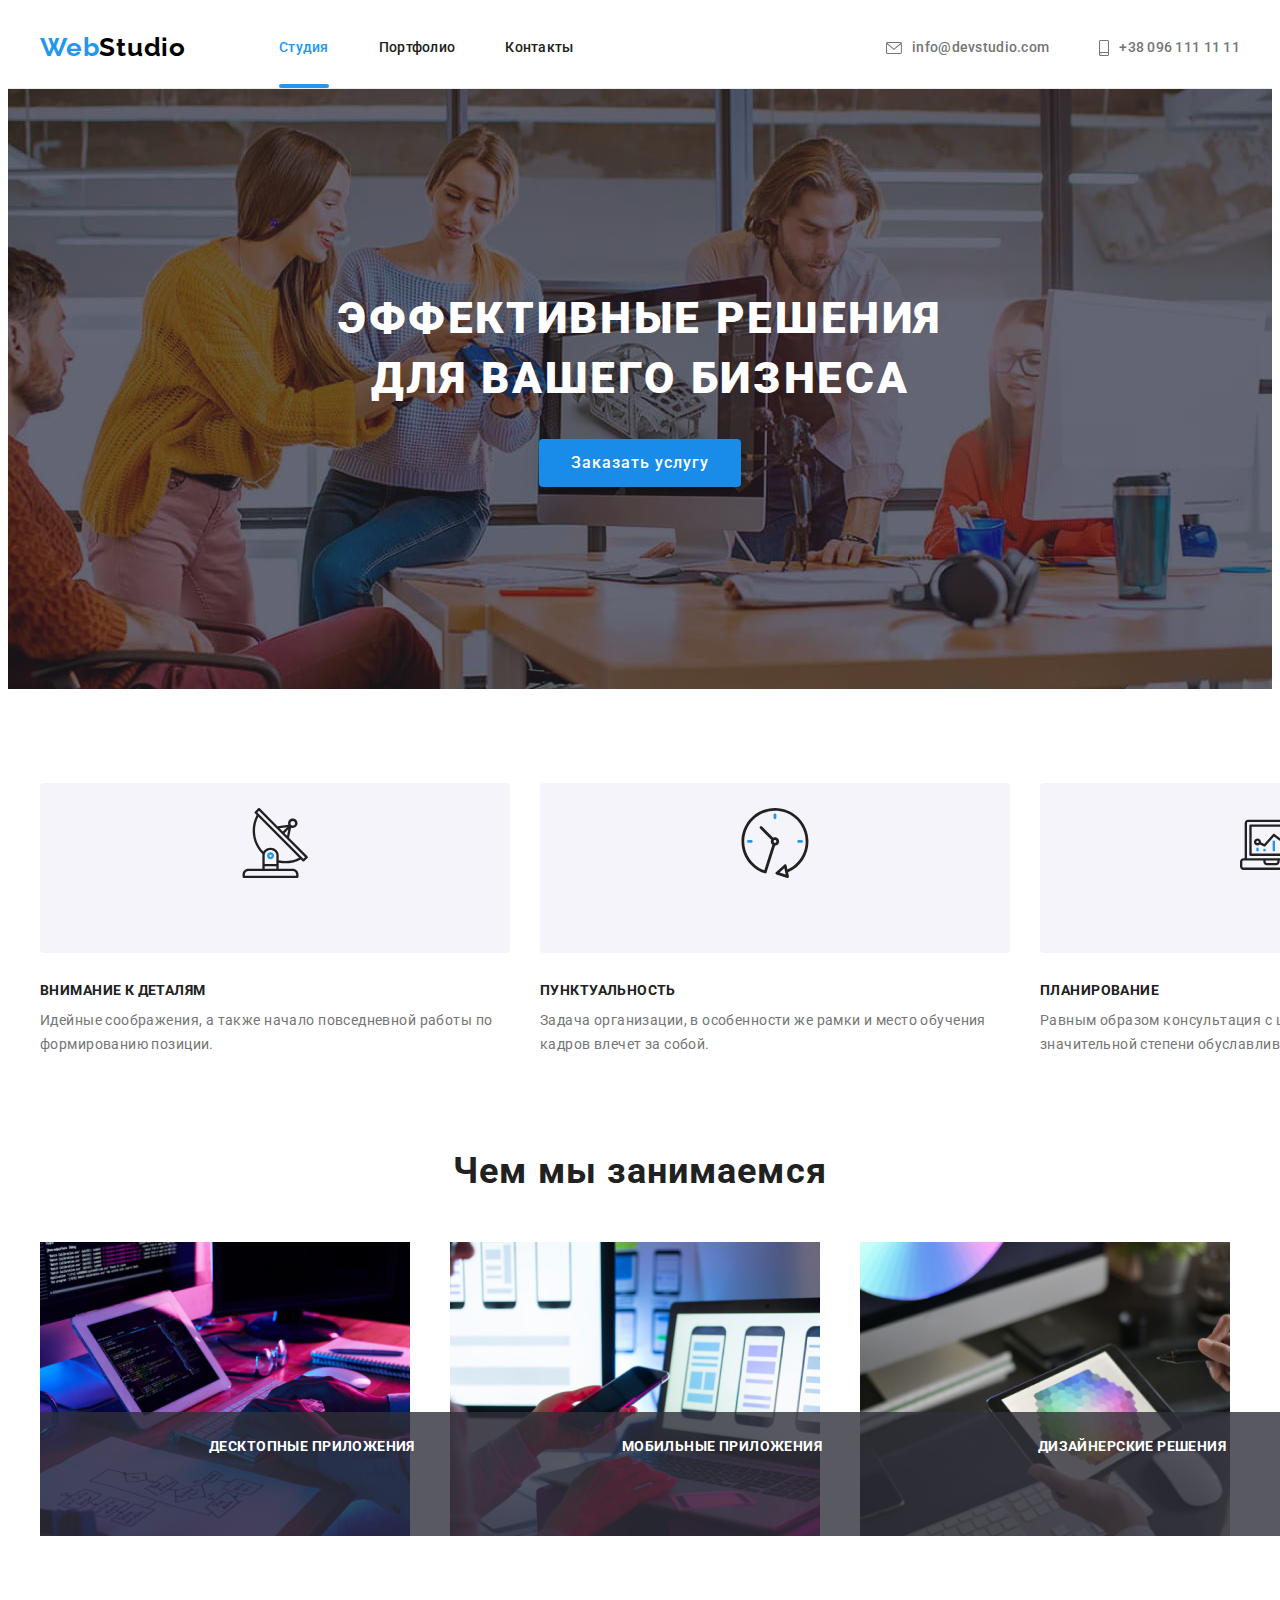
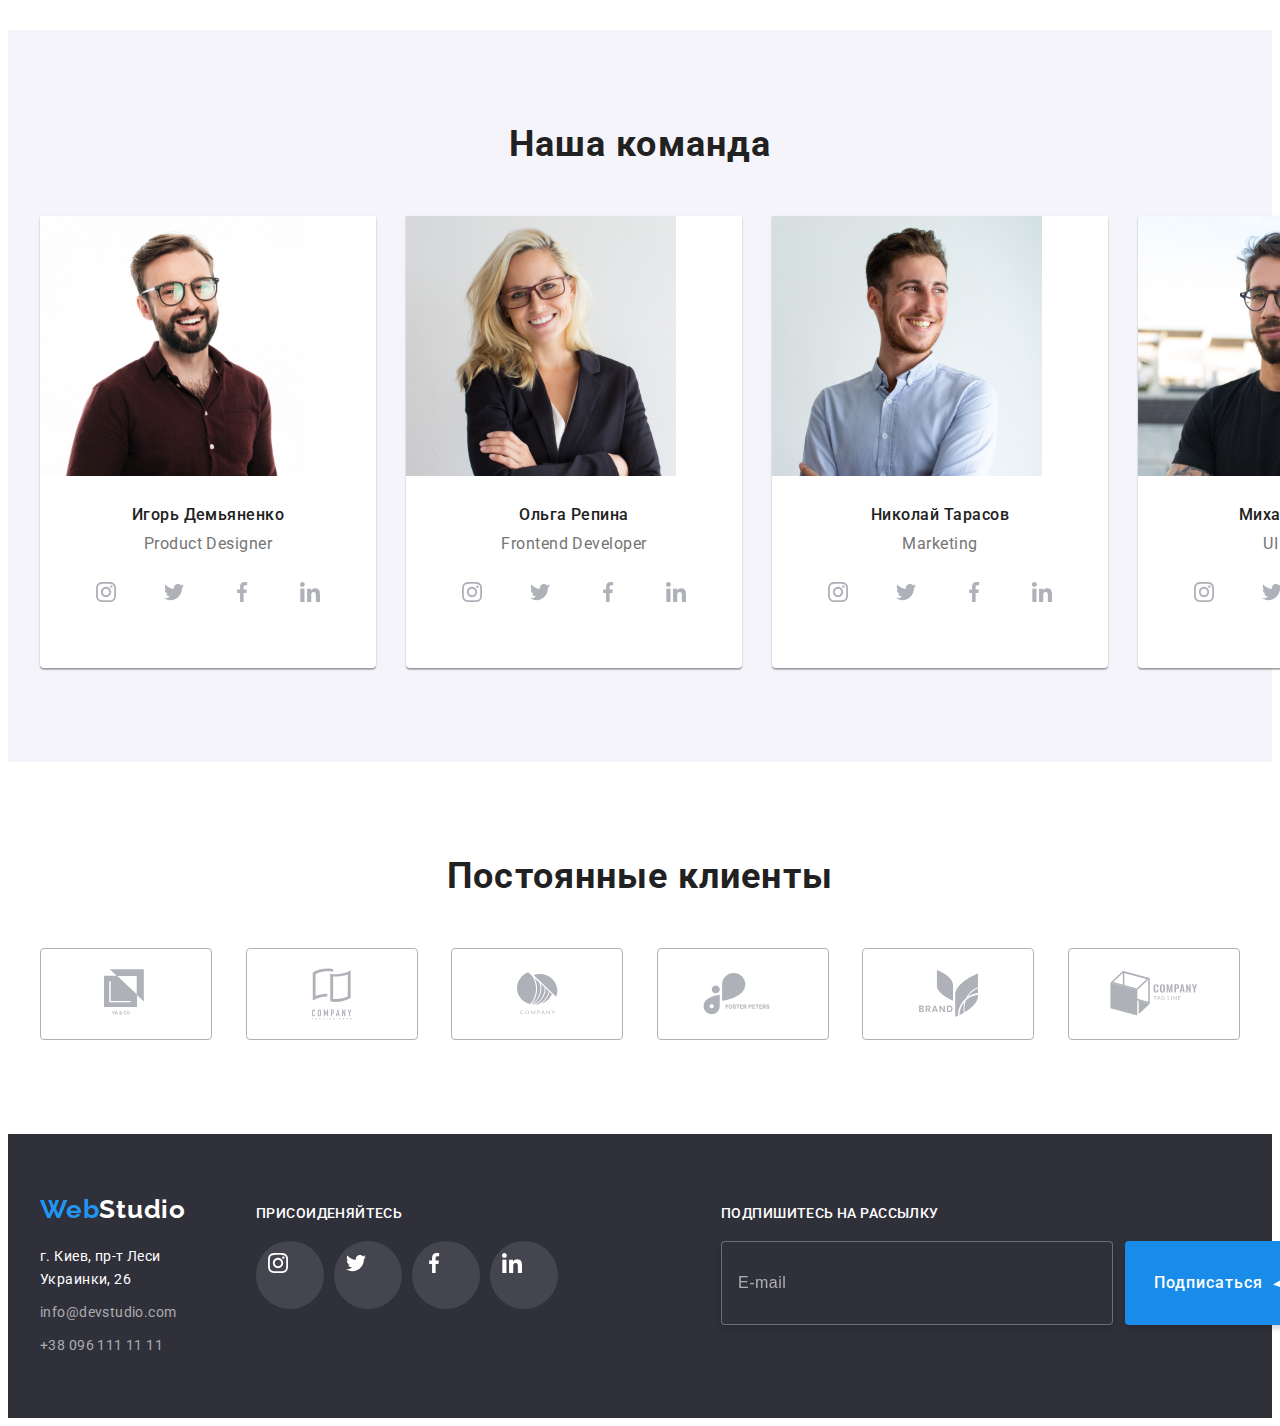
<file: index.html>
<!DOCTYPE html>
<html lang="ru">
<head>
    <meta charset="UTF-8">
    <meta http-equiv="X-UA-Compatible" content="IE=edge">
    <meta name="viewport" content="width=device-width, initial-scale=1.0">
    <title>Document</title>
    <link rel="preconnect" href="https://fonts.gstatic.com">
    <link href="https://fonts.googleapis.com/css2?family=Raleway:wght@700&family=Roboto:wght@400;500;700;900&display=swap"
        rel="stylesheet">
        <link rel="stylesheet" href="https://cdnjs.cloudflare.com/ajax/libs/modern-normalize/1.0.0/modern-normalize.min.css"
            integrity="sha512-ISS7cAi1PEhQ8jnbJpJZMd29NlhNj4AWYyLOSp2CE/CsHxTCu+r+t0D2yoJudVrd0/8fTVPUVDzY5Tvli75u/g=="
            crossorigin="anonymous" />
            <link rel="stylesheet" href="https://cdnjs.cloudflare.com/ajax/libs/animate.css/4.1.1/animate.min.css" />
        <link rel="stylesheet" href="./css/styles.css">
</head>
<body>
    <!--Header-->
    
    <header class="header">
        <div class="container main-nav">
        <nav class="site-nav ">
            <a href="" lang="en" class="logo link"><span class="logo-part-1">Web</span><span class="logo-light">Studio</span></a>

    <ul class="nav-list list">

        <li class="nav-item"><a class="nav-link link current active-link" href="">Студия</a></li>
        <li class="nav-item"><a class="nav-link link" href="./portfolio.html">Портфолио</a></li>
        <li class="nav-item"><a class="nav-link link" href="">Контакты</a></li>
    </ul>
    </nav>
    <ul class="contact-list list">
        <li class="contact-item">
            <a class="contact-link link" href="mailto:info@devstudio.com">
                <svg class="icon-mail">
                    <use href = "./images/svg/symbol-defs.svg#envelope"></use>
                </svg>
            info@devstudio.com
            </a>
        </li>
        <li class="contact-item">
            <a class="contact-link link" href="tel:+380961111111">
<svg class="icon-tel">
    <use href = "./images/svg/symbol-defs.svg#smartphone"></use>
</svg>
+38 096 111 11 11
            </a>
        </li>
    </ul>
    </div>
    </header>
    
    

    <!--main section-->
    <main >
        
    <section class="main-section overlay">
        <div class="main container">
        <h1 class="main-title">Эффективные решения  для вашего бизнеса  </h1>
        <button type="button" class="modal-btn" data-modal-open >Заказать услугу</button>
        </div>
    </section>


    <!--About features-->
    <section class="about-features">
        <div class="container">
        <ul class="about-list list">
            <li class="about-item">
<div class="icons">
    <svg class="antena icon-features">
        <use href="./images/svg/symbol-defs.svg#antena"></use>
    </svg>
</div>
                <h3 class="about-title">Внимание к деталям</h3>
                <p class="about-text">Идейные соображения, а также начало повседневной работы по формированию позиции.</p>
            </li>
            <li class="about-item">
<div class="icons" >
    <svg class="clock icon-features">
        <use href="./images/svg/symbol-defs.svg#clock"></use>
    </svg>
</div>
                <h3 class="about-title">Пунктуальность</h3>
                <p class="about-text">Задача организации, в особенности же рамки и место обучения кадров влечет за собой.</p>
            </li>
            <li class="about-item">
<div class="icons">
    <svg class="diagram icon-features">
        <use href="./images/svg/symbol-defs.svg#diagram"></use>
    </svg>
</div>
                <h3 class="about-title">Планирование</h3>
                 <p class="about-text">Равным образом консультация с широким активом в значительной степени обуславливает.</p>
            </li>
            <li class="about-item">
                <div class="icons">
                    <svg class="asrtronaut icon-features">
                        <use href="./images/svg/symbol-defs.svg#astronaut"></use>
                    </svg>
                </div>
                <h3 class="about-title">Современные технологии</h3>
                <p class="about-text">Значимость этих проблем настолько очевидна, что реализация плановых заданий.</p>
            </li>
        </ul>
        </div>
    </section>
        <!--About examples-->
        <section class="about-examples">
             <div class="container">
        <h2 class="second-title">Чем мы занимаемся</h2>
        <ul class="examples list">
            <li class="examples-item"><img src="./images/feature-1.jpg" alt="Печать текста на компьютре" width="370" height="294">
            <div class="examples-text">Десктопные приложения</div>
            </li>
            <li class="examples-item"><img src="./images/feature-2.jpg" alt="Тестирование на компьютере и на телефоне" width="370" height="294">
            <div class="examples-text">Мобильные приложения</div>
            </li>
            <li class="examples-item"><img src="./images/feature-3.png" alt="Выбор палитры цветов" width="370" height="294">
            <div class="examples-text">Дизайнерские решения</div>
            </li>
        </ul>
        </div>
    </section>

    <!--Team-->
    <section class="team">
        <div class="container">
        <h2 class="second-title">Наша команда</h2>
        <ul class="team-list list">
            <li class="team-item"><img src="./images/member-1.jpg" alt="Игорь Демьяненко Продакт Дизайнер" width = "270" height="260">
                <div  class="text-wraper">
                <h3 class="item-title">Игорь Демьяненко</h3>
                <p class="team-text">Product Designer</p>
                 <ul  class="social-media list">
                     <li class="social-media-item">
                         <a href=""  class = "social-media-link link">
                             <svg class="social-media-icon">
                                 <use href = "./images/svg/symbol-defs.svg#instagram"></use>
                             </svg>
                         </a>
                     </li>
                     <li class="social-media-item">
                         <a href="" class = "social-media-link link">
                             <svg class="social-media-icon">
                                 <use href = "./images/svg/symbol-defs.svg#twitter"></use>
                             </svg>
                         </a>
                     </li>
                     <li class="social-media-item">
                         <a href="" class = "social-media-link link">
                             <svg class="social-media-icon">
                                 <use href = "./images/svg/symbol-defs.svg#facebook"></use>
                             </svg>
                         </a>
                     </li>
                     <li class="social-media-item">
                         <a href="" class = "social-media-link link">
                             <svg class="social-media-icon">
                                 <use href = "./images/svg/symbol-defs.svg#linkedin"></use>
                             </svg>
                         </a>
                     </li>
                 </ul>
                </div>
            </li>
            <li class="team-item"><img src="./images/member-2.jpg" alt="Ольга Репина Frontend Developer" width = "270" height="260">
                <div class="text-wraper">
                <h3 class="item-title">Ольга Репина</h3>
                <p class="team-text">Frontend Developer</p>
                 <ul class="social-media list">
                     <li class="social-media-item">
                         <a href="" class = "social-media-link link">
                             <svg class = "social-media-icon">
                                 <use href = "./images/svg/symbol-defs.svg#instagram"></use>
                             </svg>
                         </a>
                     </li>
                     <li class="social-media-item">
                         <a href="" class = "social-media-link link">
                             <svg class = "social-media-icon">
                                 <use href = "./images/svg/symbol-defs.svg#twitter"></use>
                             </svg>
                         </a>
                     </li>
                     <li class="social-media-item">
                         <a href="" class = "social-media-link link">
                             <svg class = "social-media-icon">
                                 <use href = "./images/svg/symbol-defs.svg#facebook"></use>
                             </svg>
                         </a>
                     </li>
                     <li class="social-media-item">
                         <a href="" class = "social-media-link link">
                             <svg class = "social-media-icon">
                                 <use href = "./images/svg/symbol-defs.svg#linkedin"></use>
                             </svg>
                         </a>
                     </li>
                 </ul>
</div>
            </li>
            <li class="team-item"><img src="./images/member-3.jpg" alt="Николай Тарасов Marketing" width = "270" height="260">
                <div class="text-wraper"> 
                <h3 class="item-title">Николай Тарасов</h3>
                <p class="team-text">Marketing</p>
            <ul class="social-media list">
                <li class="social-media-item">
                    <a href="" class = "social-media-link link">
                        <svg class = "social-media-icon">
                            <use href = "./images/svg/symbol-defs.svg#instagram"></use>
                        </svg>
                    </a>
                </li>
                <li class="social-media-item">
                    <a href="" class = "social-media-link link">
                        <svg class = "social-media-icon">
                            <use href = "./images/svg/symbol-defs.svg#twitter"></use>
                        </svg>
                    </a>
                </li>
                <li class="social-media-item">
                    <a href="" class = "social-media-link link">
                        <svg class = "social-media-icon">
                            <use href = "./images/svg/symbol-defs.svg#facebook"></use>
                        </svg>
                    </a>
                </li>
                <li class="social-media-item">
                    <a href="" class = "social-media-link link">
                        <svg class = "social-media-icon">
                            <use href = "./images/svg/symbol-defs.svg#linkedin"></use>
                        </svg>
                    </a>
                </li>
            </ul>
</div>
            </li>
            <li class="team-item"><img src="./images/member-4.jpg" alt="Михаил Ермаков UI Designer" width = "270" height="260">
               <div class="text-wraper">
                <h3 class="item-title">Михаил Ермаков</h3>
                <p class="team-text">UI Designer</p>
                <ul class="social-media list">
                    <li class="social-media-item">
                        <a href="" class = "social-media-link link">
                            <svg class = "social-media-icon">
                                <use href = "./images/svg/symbol-defs.svg#instagram"></use>
                            </svg>
                        </a>
                    </li>
                    <li class="social-media-item">
                        <a href="" class = "social-media-link link">
                            <svg class = "social-media-icon">
                                <use href = "./images/svg/symbol-defs.svg#twitter"></use>
                            </svg>
                        </a>
                    </li>
                    <li class="social-media-item">
                        <a href="" class = "social-media-link link">
                            <svg class = "social-media-icon"> 
                                <use href = "./images/svg/symbol-defs.svg#facebook"></use>
                            </svg>
                        </a>
                    </li>
                    <li class="social-media-item">
                        <a href="" class = "social-media-link link">
                            <svg class="social-media-icon">
                                <use href = "./images/svg/symbol-defs.svg#linkedin"></use>
                            </svg>
                        </a>
                    </li>
                </ul> 
</div>
            </li>
        </ul>
        </div>
    </section>

    <!--Clients-->
    <section class="clients">
            <div class="container">
                <h2 class="second-title">Постоянные клиенты</h2>
                <ul class="clients-list list">
                    <li class="clients-list-item">
                        <a href="" class="clients-list-link">
                            <svg class="clients-icon-one common">
                                <use href = "./images/svg/symbol-defs.svg#logo-one"></use>
                            </svg>
                        </a>
                    </li>
                    <li class="clients-list-item">
                        <a href="" class="clients-list-link">
                            <svg class="clients-icon-two common">
                                <use href = "./images/svg/symbol-defs.svg#logo-second"></use>
                            </svg>
                        </a>
                    </li>
                    <li class="clients-list-item">
                        <a href="" class="clients-list-link">
                            <svg class="clients-icon-three common">
                                <use href = "./images/svg/symbol-defs.svg#logo-third"></use>
                            </svg>
                        </a>
                    </li>
                    <li class="clients-list-item">
                        <a href="" class="clients-list-link">
                            <svg class="clients-icon-four common">
                                <use href = "./images/svg/symbol-defs.svg#logo-fourth"></use>
                            </svg>
                        </a>
                    </li>
                    <li class="clients-list-item">
                        <a href="" class="clients-list-link">
                            <svg class="clients-icon-five common">
                                <use href = "./images/svg/symbol-defs.svg#logo-fifth"></use>
                            </svg>
                        </a>
                    </li>
                    <li class="clients-list-item">
                        <a href="" class="clients-list-link">
                            <svg class="clients-icon-six common">
                                <use href = "./images/svg/symbol-defs.svg#logo-six"></use>
                            </svg>
                        </a>
                    </li>
                </ul>


       </div>

    </section>
    </main>

    <!--Footer-->
    <footer class="footer">
        <div class="container">
            <div class="footer-wraper">
    <a href="" lang="en" class="logo link"><span class="logo-part-1">Web</span><span class="logo-dark">Studio</span></a>
        <address>
             <ul class="address-list list">
             <li class="address-item">г. Киев, пр-т Леси Украинки, 26</li>    
            <li class="address-item" ><a class="address-link link"  href="mailto:info@devstudio.com">info@devstudio.com</a></li>
            <li class="address-item" ><a class="address-link link" href="tel:+380961111111">+38 096 111 11 11</a></li>
         </ul>
        </address>
        </div>
        <div class="footer-wraper">
            <p class="invitation">Присоиденяйтесь</p>
            <ul class="footer-media-list list">
                <li class="footer-media-item">
                    <a href="" class="footer-media-link">
<svg class="footer-media-icon">
    <use href = "./images/svg/symbol-defs.svg#instagram"></use>
</svg>
                </a>
            </li>
                <li class="footer-media-item">
                    <a href="" class="footer-media-link">
<svg class="footer-media-icon">
    <use href = "./images/svg/symbol-defs.svg#twitter"></use>
</svg>
                </a>
            </li>
                <li class="footer-media-item">
                    <a href="" class="footer-media-link">
<svg class="footer-media-icon">
    <use href = "./images/svg/symbol-defs.svg#facebook"></use>
</svg>
                </a>
            </li >
                <li class="footer-media-item">
                    <a href="" class="footer-media-link">
<svg class="footer-media-icon">
    <use href = "./images/svg/symbol-defs.svg#linkedin"></use>
</svg>
                </a>
            </li>
            </ul>

        </div>
        
        <div class="footer-form-wraper">
            <b class="invitation">Подпишитесь на рассылку</b>
            <form class="sign">
                <div class="sign-wraper">
                    <input type="email" name="email" class="sign-email" placeholder="E-mail">
                <button type="submit" class="sign-btn modal-btn">Подписаться
                    <svg class="send-icon">
                        <use href="./images/svg/symbol-defs.svg#send"></use>
                    </svg>
                </button>
                </div>
            
                
             </form>
        </div>
        </div>
    </footer>
    <div class="backdrop is-hidden" data-modal >
        <div class="modal">
            <b class="form-tittle">Оставьте свои данные, мы вам перезвоним</b>
            <form class="modal-form" autocomplete="off">
                <label class="modal-form-lable form-text">Имя
                <span class="modal-input-wraper">
                    <input type="text" name="user-name" class="modal-form-input" required minlength="2">
                    <svg class="input-icon">
                        <use href="./images/svg/symbol-defs.svg#name"></use>
                    </svg>
                </span>
                  </label>
                <label  class="modal-form-lable form-text">Телефон
                    <span class="modal-input-wraper">
                        <input type="tel" name="user-phone" class="modal-form-input" pattern="[0-9]{3}-[0-9]{3}-[0-9]{2}-[0-9]{2}"
                            title="096-111-11-11">
                        <svg class="input-icon">
                            <use href="./images/svg/symbol-defs.svg#phone"></use>
                        </svg>
                    </span>
                         </label>
                <label class="modal-form-lable form-text">Почта
                    <span class="modal-input-wraper">
                        <input type="email" name="user-mail" class="modal-form-input" required>
                        <svg class="input-icon">
                            <use href="./images/svg/symbol-defs.svg#email"></use>
                        </svg>
                    </span>
                            </label>
                <label class="modal-form-lable form-text">Комментарий
                    <textarea name="comment"  class="modal-form-massage" placeholder="Введите текст"></textarea>
                </label>
                <input type="checkbox" name="user-term" id="user-term" class="modal-form-check visually-hidden">
                <label for="user-term" class="modal-form-check-desc">
                    Соглашаюсь с рассылкой и принимаю &nbsp; <a href = "" class="check-link">Условия договора</a>
                </label>
                <button type ="submit" class="modal-btn">Отправить</button>
            </form>
            <button type="button" class="close-button" data-modal-close >
                <svg class="close-button-icon">
                    <use href = "./images/svg/symbol-defs.svg#close-button" ></use>
                </svg>
            </button>
        </div>
    </div>
    
<script src="./js/modal.js"></script>

</body>
</html>
</file>
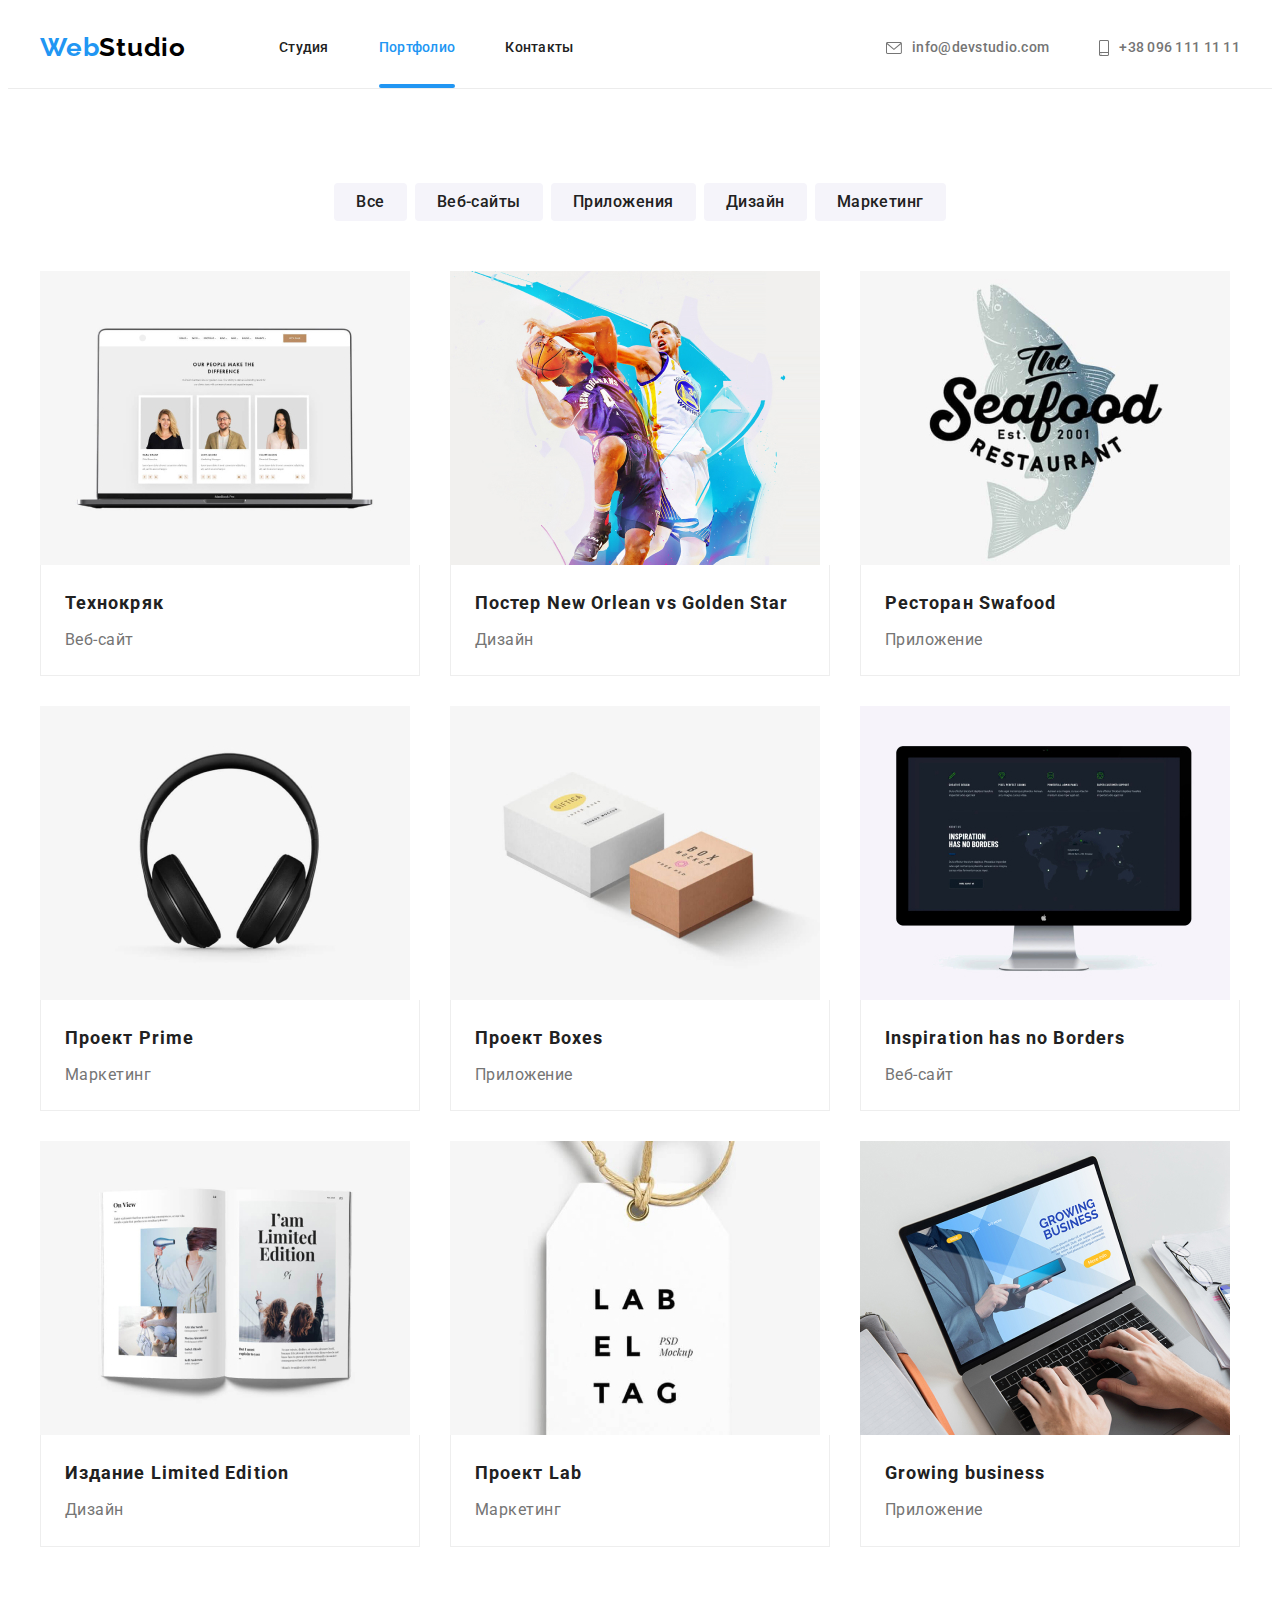
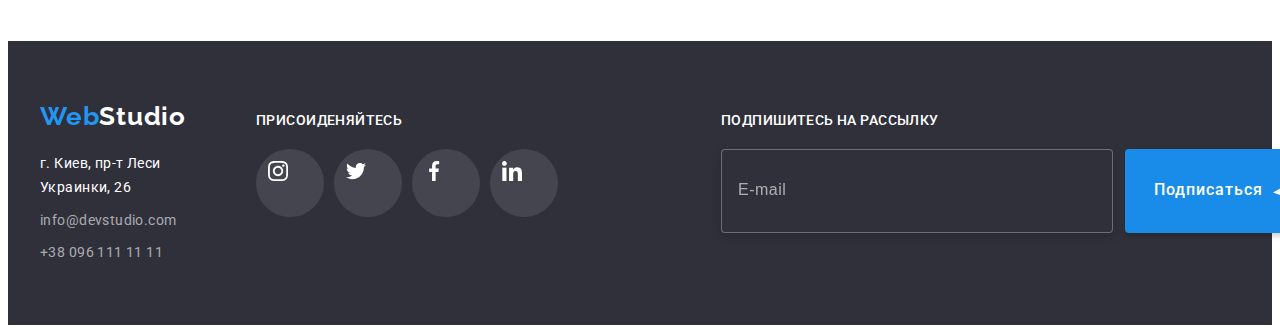
<file: portfolio.html>
<!DOCTYPE html>
<html lang="en">
<head>
    <meta charset="UTF-8">
    <meta http-equiv="X-UA-Compatible" content="IE=edge">
    <meta name="viewport" content="width=device-width, initial-scale=1.0">
    <title>Document</title>
    <link rel="stylesheet" href="./css/styles.css">
    <link rel="preconnect" href="https://fonts.gstatic.com">
    <link href="https://fonts.googleapis.com/css2?family=Raleway:wght@700&family=Roboto:wght@400;500;700;900&display=swap"
        rel="stylesheet">
        <link rel="stylesheet" href="https://cdnjs.cloudflare.com/ajax/libs/modern-normalize/1.0.0/modern-normalize.min.css"
            integrity="sha512-ISS7cAi1PEhQ8jnbJpJZMd29NlhNj4AWYyLOSp2CE/CsHxTCu+r+t0D2yoJudVrd0/8fTVPUVDzY5Tvli75u/g=="
            crossorigin="anonymous" />
        <link rel="stylesheet" href="./css/styles.css">

</head>
<body>
    <!--Header-->
    
    <header class="header">
        <div class="container main-nav">
            <nav class="site-nav ">
                <a href="" lang="en" class="logo link"><span class="logo-part-1">Web</span><span
                        class="logo-light">Studio</span></a>
    
                <ul class="nav-list list">
    
                    <li class="nav-item"><a class="nav-link link " href="./index.html">Студия</a></li>
                    <li class="nav-item"><a class="nav-link link current active-link" href="./portfolio.html">Портфолио</a></li>
                    <li class="nav-item"><a class="nav-link link" href="">Контакты</a></li>
                </ul>
            </nav>
            <ul class="contact-list list">
                <li class="contact-item">
                    <a class="contact-link link" href="mailto:info@devstudio.com">
                        <svg class="icon-mail">
                            <use href="./images/svg/symbol-defs.svg#envelope"></use>
                        </svg>
                        info@devstudio.com
                    </a>
                </li>
                <li class="contact-item">
                    <a class="contact-link link" href="tel:+380961111111">
                        <svg class="icon-tel">
                            <use href="./images/svg/symbol-defs.svg#smartphone"></use>
                        </svg>
                        +38 096 111 11 11
                    </a>
                </li>
            </ul>
        </div>
    </header>
    

    <!--main section-->
    <main>
        <section class="portfolio">
            <div class="container">
            <h1 class="visually-hidden"> Портфолио </h1>

            <!--Filters-->
            <ul class="filter-list list">
            <li class="filter-item"><button class="filter-btn" type="button">Все</button></li>
            <li class="filter-item"><button class="filter-btn" type="button">Веб-сайты</button></li>
            <li class="filter-item"><button class="filter-btn" type="button">Приложения</button></li>
            <li class="filter-item"><button class="filter-btn" type="button">Дизайн</button></li>
            <li class="filter-item"><button class="filter-btn" type="button">Маркетинг</button></li>

        </ul>
<!--Galery of works-->
            <ul class="gallery list">
                <li class="gallery-item"><a  class="gallery-link link" href="">
                <div class="overlay-thumb">
                    <img src="./images/portfolio/tehnokryk.jpg"  width="370" height="294" alt="Веб сайт страницы компании Технокряк">
                    <p class="overlay-text">Технокряк это современная площадка распространения коронавируса. Компании используют эту платформу для цифрового шпионажа и атак на защищённые сервера конкурентов.</p>
                </div>
                    <div  class = "galery-text-wraper">
                    <h2  class="gallery-title">Технокряк</h2>
                    <p class="gallery-text">Веб-сайт</p>
</div>
                </a></li>
                 <li class="gallery-item"><a  class="gallery-link link" href="">
                    <div class="overlay-thumb">
                    <img src="./images/portfolio/poster.jpg"  width="370" height="294" alt="Постер с баскетболистами">
                    <p class="overlay-text">Технокряк это современная площадка распространения коронавируса. Компании используют эту платформу для цифрового шпионажа и атак на защищённые сервера конкурентов.</p>
                    </div>
                    <div class = "galery-text-wraper">
                     <h2 class="gallery-title">Постер New Orlean vs Golden Star</h2>
                     <p class="gallery-text">Дизайн</p>
</div>
                 </a></li>
                 <li class="gallery-item"><a class="gallery-link link" href="">
                    <div class="overlay-thumb">
                    <img src="./images/portfolio/seafood.jpg" width="370" height="294" alt="Лого акулы с фронтальной надписью ">
                    <p class="overlay-text">Технокряк это современная площадка распространения коронавируса. Компании используют эту платформу для цифрового шпионажа и атак на защищённые сервера конкурентов.</p>
                    </div>
                    <div class = "galery-text-wraper">
                     <h2 class="gallery-title">Ресторан Swafood</h2>
                     <p class="gallery-text">Приложение</p>
</div>
                 </a></li>
                 <li class="gallery-item"><a class="gallery-link link" href="">
                    <div class="overlay-thumb">
                    <img src="./images/portfolio/prime.jpg"  width="370" height="294" alt="Наушники">
                     <p class="overlay-text">Технокряк это современная площадка распространения коронавируса. Компании используют эту платформу для цифрового шпионажа и атак на защищённые сервера конкурентов.</p>
                    </div>
                     <div class = "galery-text-wraper">
                     <h2 class="gallery-title">Проект Prime</h2>
                     <p class="gallery-text">Маркетинг</p>
</div>
                 </a></li>
                <li class="gallery-item"><a  class="gallery-link link" href="">
                       <div class="overlay-thumb" >
                    <img src="./images/portfolio/boxes.jpg" width="370" height="294" alt="Две коробки">
                       <p class="overlay-text">Технокряк это современная площадка распространения коронавируса. Компании используют эту платформу для цифрового шпионажа и атак на защищённые сервера конкурентов.</p>
                </div>
                       <div class = "galery-text-wraper">
                        <h2 class="gallery-title">Проект Boxes</h2>
                        <p class="gallery-text">Приложение</p>
</div>
                    </a></li>
                <li class="gallery-item"><a class="gallery-link link" href="">
                    <div class="overlay-thumb">
                    <img src="./images/portfolio/ispiration.jpg" width="370" height="294" alt="Телевизор с изображением сайта">
                        <p class="overlay-text">Технокряк это современная площадка распространения коронавируса. Компании используют эту платформу для цифрового
                        шпионажа и атак на защищённые сервера конкурентов.</p>
                        </div>
                        <div class="galery-text-wraper">
                        <h2 class="gallery-title">Inspiration has no Borders</h2>
                        <p class="gallery-text">Веб-сайт</p>
                           </div>
                    </a></li>
                <li class="gallery-item"><a class="gallery-link link" href="">
                        <div class="overlay-thumb">
                    <img src="./images/portfolio/limited-edition.jpg"  width="370" height="294" alt="Развернутый журнал с картинками">
                        <p class="overlay-text">Технокряк это современная площадка распространения коронавируса. Компании используют эту платформу для цифрового
                        шпионажа и атак на защищённые сервера конкурентов.</p>
                        </div>
                        <div class = "galery-text-wraper">
                        <h2 class="gallery-title">Издание Limited Edition</h2>
                        <p class="gallery-text">Дизайн</p>
                            </div>
                    </a></li>
                <li class="gallery-item"><a class="gallery-link link" href="">
                       <div class="overlay-thumb"> 
                    <img src="./images/portfolio/lab.jpg" width="370" height="294" alt="Бирка на веревочке с надписью">
                        <p class="overlay-text">Технокряк это современная площадка распространения коронавируса. Компании используют эту платформу для цифрового шпионажа и атак на защищённые сервера конкурентов.</p>
                        </div>
                        <div class = "galery-text-wraper">
                        <h2 class="gallery-title">Проект Lab</h2>
                        <p class="gallery-text">Маркетинг</p>
                          </div>
                    </a></li>
                 <li class="gallery-item"><a class="gallery-link link" href=""> 
                       <div class="overlay-thumb">
                    <img src="./images/portfolio/growing-business.jpg" width="370" height="294" alt="Руки печатают на компьютере">
                        <p class="overlay-text">Технокряк это современная площадка распространения коронавируса. Компании используют эту платформу для цифрового шпионажа и атак на защищённые сервера конкурентов.</p>
                        </div>
                        <div class = "galery-text-wraper">
                        <h2 class="gallery-title">Growing business</h2>
                         <p class="gallery-text">Приложение</p>
                            </div>
                        </a></li>
                </ul>
                </div>
                </section>
    </main>

            <!--Footer-->
            <footer class="footer">
                <div class="container">
                    <div class="footer-wraper">
                        <a href="" lang="en" class="logo link"><span class="logo-part-1">Web</span><span
                                class="logo-dark">Studio</span></a>
                        <address>
                            <ul class="address-list list">
                                <li class="address-item">г. Киев, пр-т Леси Украинки, 26</li>
                                <li class="address-item"><a class="address-link link"
                                        href="mailto:info@devstudio.com">info@devstudio.com</a></li>
                                <li class="address-item"><a class="address-link link" href="tel:+380961111111">+38 096 111 11 11</a>
                                </li>
                            </ul>
                        </address>
                    </div>
                    <div class="footer-wraper">
                        <p class="invitation">Присоиденяйтесь</p>
                        <ul class="footer-media-list list">
                            <li class="footer-media-item">
                                <a href="" class="footer-media-link">
                                    <svg class="footer-media-icon">
                                        <use href="./images/svg/symbol-defs.svg#instagram"></use>
                                    </svg>
                                </a>
                            </li>
                            <li class="footer-media-item">
                                <a href="" class="footer-media-link">
                                    <svg class="footer-media-icon">
                                        <use href="./images/svg/symbol-defs.svg#twitter"></use>
                                    </svg>
                                </a>
                            </li>
                            <li class="footer-media-item">
                                <a href="" class="footer-media-link">
                                    <svg class="footer-media-icon">
                                        <use href="./images/svg/symbol-defs.svg#facebook"></use>
                                    </svg>
                                </a>
                            </li>
                            <li class="footer-media-item">
                                <a href="" class="footer-media-link">
                                    <svg class="footer-media-icon">
                                        <use href="./images/svg/symbol-defs.svg#linkedin"></use>
                                    </svg>
                                </a>
                            </li>
                        </ul>
            
                    </div>
            
                    <div class="footer-form-wraper">
                        <b class="invitation">Подпишитесь на рассылку</b>
                        <form class="sign">
                            <div class="sign-wraper">
                                <input type="email" name="email" class="sign-email" placeholder="E-mail">
                                <button type="submit" class="sign-btn modal-btn">Подписаться
                                    <svg class="send-icon">
                                        <use href="./images/svg/symbol-defs.svg#send"></use>
                                    </svg>
                                </button>
                            </div>
                    </div>
            
                    </form>
                </div>
                </div>
            </footer>
                
                </body>
                
                </html>
</file>
<file: css/styles.css>
body {
  font-family: Roboto, sans-serif;
}
:root {
  --brand-color: #212121;
  --color-text: #757575;
  --acent-color: #2196f3;
  --animate-link: color 250ms cubic-bezier(0.4, 0, 0.2, 1);
  --animate-icon: fill 250ms cubic-bezier(0.4, 0, 0.2, 1);
  --animate-filters: color 250ms cubic-bezier(0.4, 0, 0.2, 1),
    background-color 250ms cubic-bezier(0.4, 0, 0.2, 1),
    box-shadow 250ms cubic-bezier(0.4, 0, 0.2, 1);
  --animate-button: color 250ms cubic-bezier(0.4, 0, 0.2, 1),
    background-color 250ms cubic-bezier(0.4, 0, 0.2, 1);
}

.link {
  text-decoration: none;
}
.list {
  list-style: none;
  font-style: normal;
  margin: 0;
  padding: 0;
}
h1,
h2,
h3,
h4,
h5,
h6,
p {
  margin: 0;
}
img {
  display: block;
}
.visually-hidden {
  position: absolute;
  width: 1px;
  height: 1px;
  margin: -1px;
  padding: 0;
  overflow: hidden;
  border: 0;
  clip: rect(0 0 0 0);
}
.second-title {
  font-weight: 700;
  font-size: 36px;
  line-height: 1.16;
  text-align: center;
  letter-spacing: 0.03em;
  color: var(--brand-color);
}

.header > .container {
  width: 1200px;
  margin: 0 auto;
  padding: 0 15px;
}

.container {
  width: 1200px;
  margin: 0 auto;
  padding: 0 15px;
  text-align: center;
}
.main-nav {
  display: flex;
  align-items: center;
}
/* MODAL WINDOW */

.backdrop {
  position: fixed;
  top: 0;
  left: 0;
  width: 100vw;
  height: 100vh;
  background-color: rgba(0, 0, 0, 0.2);
  transition: opacity 500ms cubic-bezier(0.4, 0, 0.2, 1);
  opacity: 1;
}
.backdrop.is-hidden {
  opacity: 0;
}
.backdrop.is-hidden .modal {
  transform: rotate(360deg) translate(-50%, -50%);
}
.modal {
  position: absolute;
  width: 528px;
  height: 581px;
  top: 50%;
  left: 50%;
  background-color: #ffffff;
  transform: rotate(0deg) translate(-50%, -50%);
  transform-origin: right;
  transition: transform 1000ms cubic-bezier(0.4, 0, 0.2, 1);
}

.close-button-icon {
  width: 18px;
  height: 18px;
  /*padding: 6px;*/
  fill: #000000;
}
.close-button {
  position: absolute;
  display: flex;
  justify-content: center;
  align-items: center;
  top: 8px;
  right: 8px;
  width: 30px;
  height: 30px;
  border-radius: 50%;
  background-color: #fff;
  border: 1px solid rgba(0, 0, 0, 0.1);
  /*outline: none;*/
  cursor: pointer;

  transition: var(--animate-icon);
}
.close-button:hover .close-button-icon,
.close-button:focus .close-button-icon,
.close-button:hover,
.close-button:focus {
  fill: var(--acent-color);
}
.is-hidden {
  opacity: 0;
  pointer-events: none;
}
/*                      MODAL FORM                           */
.form-tittle {
  display: block;
  font-size: 20px;
  line-height: 23px;
  text-align: center;
  letter-spacing: 0.03em;
  color: var(--brand-color);
  text-align: center;
  padding: 40px 40px 0 40px;
  margin-bottom: 12px;
}
.modal-form-input {
  width: 100%;
  height: 40px;
  border: 1px solid rgba(33, 33, 33, 0.2);
  box-sizing: border-box;
  border-radius: 4px;
  padding-left: 42px;
  transition: border-color 250ms cubic-bezier(0.4, 0, 0.2, 1);
}

.modal-form {
  display: flex;
  flex-direction: column;
  padding: 0 40px 40px 40px;
}
.modal-input-wraper {
  display: block;
  position: relative;
  margin-top: 4px;
}
.modal-form-lable {
  margin-bottom: 10px;
}
.input-icon {
  width: 18px;
  height: 18px;
  position: absolute;
  top: 50%;
  left: 12px;
  transform: translateY(-50%);
  transition: var(--animate-icon);
}
.modal-form-input:focus {
  outline: none;
  background-color: none;
  border-color: var(--acent-color);
}
.modal-form-input:focus + .input-icon {
  fill: var(--acent-color);
}
.modal-form-massage {
  width: 100%;
  height: 120px;
  border: 1px solid rgba(33, 33, 33, 0.2);
  box-sizing: border-box;
  border-radius: 4px;
  padding: 12px 16px;
  resize: none;
  margin-top: 4px;
  transition: border-color 250ms cubic-bezier(0.4, 0, 0.2, 1);
}

.modal-form-massage::placeholder {
  font-weight: 400;
  font-size: 14px;
  line-height: 1.16;
  letter-spacing: 0.01em;
  color: rgba(117, 117, 117, 0.5);
}
.modal-form-massage:focus {
  outline: none;
  border-color: var(--acent-color);
}
.form-text {
  font-weight: 400;
  font-size: 12px;
  line-height: 1.16;
  letter-spacing: 0.01em;
  color: var(--color-text);
}
.modal-form-check-desc::before {
  content: "";
  display: block;
  width: 16px;
  height: 15px;
  border: 1px solid #212121;
  border-radius: 2px;
  cursor: pointer;
  margin-right: 8px;
  transition: background-color 250ms cubic-bezier(0.4, 0, 0.2, 1);
}
.modal-form-check:focus + .modal-form-check-desc::before {
  border: 2px solid blue;
}

.modal-form-check:checked + .modal-form-check-desc::before {
  background-color: var(--acent-color);
  background-image: url(../images/svg/check-icon.svg);
  background-position: center;
  background-repeat: no-repeat;
  border: transparent;
}
/*.modal-form-check:focus + .modal-form-check-desc::before {
  border: 2px solid blue;
}*/

.modal-form-check-desc {
  display: flex;
  align-items: center;
  font-weight: normal;
  font-size: 14px;
  line-height: 1.71;
  letter-spacing: 0.03em;
  color: var(--color-text);
  margin-top: 20px;
  margin-bottom: 30px;
}
.check-link {
  color: var(--acent-color);
}
.modal-form .modal-btn {
  align-self: center;
}

/*Header*/
.header {
  display: flex;
  align-items: center;
  border-bottom: 1px solid #ececec;
}
.site-nav {
  display: flex;
  align-items: center;
}

.logo {
  font-family: Raleway, sans-serif;
  font-weight: 700;
  font-size: 26px;
  line-height: 1.2;
  letter-spacing: 0.03em;
  animation-duration: 1000ms;
  animation-iteration-count: 5;
}

.logo-part-1 {
  color: #2196f3;
}
.logo-light {
  color: #000000;
}
.logo-dark {
  color: #ffffff;
}
.nav-list {
  display: flex;
  align-items: center;
  margin-left: 93px;
}
.nav-link.current {
  color: var(--acent-color);
}
.nav-item {
  position: relative;
}

.nav-item:not(:last-child) {
  /*border: 1px solid blue;*/
  margin-right: 50px;
}

.nav-link {
  padding-top: 32px;
  padding-bottom: 32px;
  display: block;
  font-weight: 500;
  font-size: 14px;
  line-height: 1.14;
  letter-spacing: 0.02em;
  color: var(--brand-color);
  transition: var(--animate-link);
}
.active-link::after {
  content: "";
  position: absolute;
  bottom: 0;
  left: 0;
  width: 100%;
  height: 4px;
  background-color: var(--acent-color);
  border-radius: 2px;
}

.nav-link:hover,
.nav-link:focus {
  color: var(--acent-color);
}

.contact-link:hover .icon-mail,
.conract-link:focus .icon-mail {
  fill: currentColor;
}
.contact-link:hover,
.contact-link:focus {
  color: var(--acent-color);
}
.contact-link:hover .icon-tel,
.conract-link:focus .icon-tel {
  fill: currentColor;
}
.contact-link:hover,
.contact-link:focus {
  color: var(--acent-color);
}
.contact-list {
  display: flex;
  align-items: center;
  margin-left: auto;
}
.contact-item {
  font-weight: 500;
  font-size: 14px;
  line-height: 1.14;
  letter-spacing: 0.02em;
  align-items: center;
  /*border: 2px solid black;*/
}
.contact-link {
  display: flex;
  align-items: center;
  color: var(--color-text);
  transition: var(--animate-link);
}

.contact-list .contact-item + .contact-item {
  margin-left: 50px;
}
.icon-mail {
  fill: var(--color-text);
  width: 16px;
  height: 12px;
  margin-right: 10px;
  transform: var(--animate-icon);
}
.icon-tel {
  fill: var(--color-text);
  width: 10px;
  height: 16px;
  margin-right: 10px;
  transform: var(--animate-icon);
}

/* Main section */
.main.container {
  padding: 200px 15px;
  text-align: center;
}
.overlay {
  max-width: 1600px;
  height: 600px;
  margin: 0 auto;
  background-color: #2f303a;
  background-image: linear-gradient(
      to bottom,
      rgba(47, 48, 58, 0.4),
      rgba(47, 48, 58, 0.4)
    ),
    url(../images/headerbg.jpg);
  background-repeat: no-repeat;
  background-position: center;
  background-size: cover;
}
.main-title {
  /*padding-top: 200px;*/
  max-width: 696px;
  font-weight: 900;
  font-size: 44px;
  line-height: 1.36;
  text-align: center;
  letter-spacing: 0.06em;
  text-transform: uppercase;
  color: #ffffff;
  margin: auto;
  margin-bottom: 30px;
}

.modal-btn {
  display: inline-block;
  text-align: center;
  min-width: 200px;
  padding: 10px 32px 10px 32px;
  font-family: inherit;
  font-weight: 500;
  font-size: 16px;
  line-height: 1.8;
  letter-spacing: 0.06em;
  color: #ffffff;
  cursor: pointer;
  background-color: #188ce8;
  box-shadow: 0px 4px 4px rgba(0, 0, 0, 0.15);
  border-radius: 4px;
  border: none;
  /*outline: none;*/
  transition: var(--animate-button);
}

.modal-btn:hover,
.modal-btn:focus {
  background-color: #2196f3;
  color: #ffffff;
}

/* About features */

.about-features {
  padding-top: 94px;
  padding-bottom: 94px;
}
.about-list {
  display: flex;
  margin-left: -30px;
  margin-top: -30px;
}
.icons {
  width: 270px;
  height: 120px;
  background-color: #f5f4fa;
  border-radius: 4px;
  margin-bottom: 30px;
  padding: 25px 100px;
}
.icon-features {
  width: 70px;
  height: 70px;
}
.about-item {
  /*border: 1px solid green;
  background-color: tomato;*/
  flex-basis: calc(100% / 4 - 30px);
  margin-left: 30px;
  margin-top: 30px;
}
.about-title {
  font-weight: 700;
  font-size: 14px;
  line-height: 1.14;
  letter-spacing: 0.03em;
  text-transform: uppercase;
  color: var(--brand-color);
  text-align: left;
  margin-bottom: 10px;
}
.about-text {
  font-weight: 400;
  font-size: 14px;
  line-height: 1.7;
  letter-spacing: 0.03em;
  color: var(--color-text);
  text-align: left;
}
/*----About examples------*/
.about-examples {
  padding-bottom: 94px;
  /*background-color: violet;*/
}
.second-title {
  margin-bottom: 50px;
}
.examples {
  display: flex;
  margin-left: -30px;
  margin-top: -30px;
}
.examples-item {
  position: relative;
  margin-left: 30px;
  margin-top: 30px;
  flex-basis: calc(100% / 3 - 30px);
}
.examples-text {
  position: absolute;
  bottom: 0;
  left: 0;
  width: 100%;
  height: 70px;
  background-color: rgba(47, 48, 58, 0.8);
  font-weight: 700;
  font-size: 14px;
  line-height: 1.14;
  text-align: center;
  letter-spacing: 0.03em;
  text-transform: uppercase;
  color: #ffffff;
  padding: 27px 82px;
}

/*Team*/
.team {
  background-color: #f5f4fa;
  padding-top: 94px;
  padding-bottom: 94px;
}
.team .second-title {
  margin-bottom: 50px;
}
.team-list {
  display: flex;
  margin-left: -30px;
  margin-top: -30px;
}
.team-item {
  margin-left: 30px;
  margin-top: 30px;
  flex-basis: calc(100% / 4 - 30px);
  box-shadow: 0px 1px 3px rgba(0, 0, 0, 0.12), 0px 1px 1px rgba(0, 0, 0, 0.14),
    0px 2px 1px rgba(0, 0, 0, 0.2);
  border-radius: 0px 0px 4px 4px;
  /*background-color: turquoise;*/
  background-color: #ffffff;
}
.text-wraper {
  padding: 30px 32px;
}
.social-media {
  display: flex;
  justify-content: space-between;
  align-items: center;
  min-width: 30px;
}
.social-media-item {
  align-items: center;
}
.social-media-link {
  display: inline-block;
  align-items: center;
  width: 44px;
  height: 44px;
  padding: 12px;
  border-radius: 50%;
  cursor: pointer;
  transition: background-color 250ms cubic-bezier(0.4, 0, 0.2, 1);
}
.social-media-link:hover .social-media-icon,
.social-media-link:focus .social-media-icon {
  fill: #ffffff;
}
.social-media-link:hover,
.social-media-link:focus {
  background-color: var(--acent-color);
}

.social-media-icon {
  width: 20px;
  height: 20px;
  fill: #afb1b8;
  transition: var(--animate-icon);
}
.item-title {
  font-weight: 500;
  font-size: 16px;
  line-height: 1.18;
  letter-spacing: 0.03em;
  color: var(--brand-color);
  margin-bottom: 10px;
}
.team-text {
  font-weight: 400;
  font-size: 16px;
  line-height: 1.18;
  letter-spacing: 0.03em;
  color: var(--color-text);
  margin-bottom: 16px;
}
/*Clients*/
.clients {
  padding-top: 94px;
  padding-bottom: 94px;
}
.container > .second-title {
  margin-bottom: 50px;
}
.clients-list {
  display: flex;
  align-items: center;
  justify-content: space-between;
  min-width: 1170px;
}
.clients-list-link {
  display: flex;
  justify-content: center;
  align-items: center;
  width: 170px;
  height: 90px;
  /*border: 1px solid #afb1b8;
  border-radius: 4px;*/
}
.clients-list-item {
  border: 1px solid #afb1b8;
  border-radius: 4px;
  transition: border 250ms cubic-bezier(0.4, 0, 0.2, 1);
}
.common {
  fill: #afb1b8;
  transition: var(--animate-icon);
}
.clients-icon-one {
  width: 44px;
  height: 49px;
}
.clients-icon-two {
  width: 40px;
  height: 52px;
}
.clients-icon-three {
  width: 41px;
  height: 43px;
}
.clients-icon-four {
  width: 80px;
  height: 42px;
}
.clients-icon-five {
  width: 59px;
  height: 47px;
}
.clients-icon-six {
  width: 88px;
  height: 45px;
}

.clients-list-item:hover,
.clients-link-item:focus {
  border: 1px solid var(--acent-color);
}
.clients-list-link:hover .common,
.clients-list-link:focus .common {
  fill: var(--acent-color);
}

/*footer*/
.footer {
  padding-top: 60px;
  padding-bottom: 60px;
}
.address-item {
  font-weight: 400;
  font-size: 14px;
  line-height: 1.7;
  letter-spacing: 0.03em;
  color: #ffffff;
}

.footer {
  background-color: #2f303a;
}
.footer > .container {
  text-align: left;
}
.footer .container {
  display: flex;
  align-items: baseline;
}
.footer-wraper:not(:last-child) {
  margin-right: 70px;
}
.invitation {
  text-transform: uppercase;
  font-weight: 500;
  font-size: 14px;
  line-height: 1.14;
  letter-spacing: 0.03em;
  color: #ffffff;
  margin-bottom: 20px;
}
.footer-media-list {
  display: flex;
  align-items: center;
}
.footer-media-item:not(:last-child) {
  margin-right: 10px;
}
.footer-media-link {
  display: inline-block;
  align-items: center;
  width: 44px;
  height: 44px;
  padding: 12px;
  border-radius: 50%;
  cursor: pointer;
  background-color: rgba(255, 255, 255, 0.1);
  transition: background-color 200ms cubic-bezier(0.4, 0, 0.2, 1);
}
.footer-media-link:hover,
.footer-media-link:focus {
  background-color: var(--acent-color);
}
.footer-media-icon {
  width: 20px;
  height: 20px;
  fill: #ffffff;
}
.footer .logo {
  display: inline-block;
  margin-bottom: 20px;
}
.address-list {
  /*display: flex;*/
  flex-direction: column;
  justify-content: space-between;
}
.address-item:not(:last-child) {
  margin-bottom: 9px;
}
.address-link {
  font-weight: 400;
  font-size: 14px;
  line-height: 1.7;
  letter-spacing: 0.03em;
  color: rgba(255, 255, 255, 0.6);
}
.footer-form-wraper {
  display: flex;
  flex-direction: column;
  justify-content: space-between;
  margin-left: 93px;
  align-items: baseline;
}
.sign-email {
  width: 358px;
  height: 50px;
  border: 1px solid rgba(255, 255, 255, 0.3);
  filter: drop-shadow(0px 4px 4px rgba(0, 0, 0, 0.15));
  border-radius: 4px;
  background-color: #2f303a;
  color: #ffffff;
  padding: 16px;
  margin-right: 12px;
}
.sign-email::placeholder {
  font-weight: 400;
  font-size: 16px;
  line-height: 1.25;
  letter-spacing: 0.03em;
  color: rgba(255, 255, 255, 0.6);
}
.sign-btn {
  margin: 0;
  display: flex;
  align-items: center;
  padding: 10px 29px;
}
.send-icon {
  display: block;
  width: 24px;
  height: 24px;
  margin-left: 10px;
}
.sign {
  display: flex;
  justify-content: space-between;
}
.sign-wraper {
  display: inline-flex;
}
/* PORTFOLIO*/

/*main section*/
.portfolio {
  padding-top: 94px;
  padding-bottom: 94px;
  /*border: 1px solid red;*/
}
/*Filters */
.filter-list {
  display: flex;
  justify-content: center;
  margin-bottom: 50px;
  /*background-color: aqua;*/
}
.filter-item:not(:last-child) {
  /*outline: 1px dashed blue;*/
  margin-right: 8px;
}
.filter-btn {
  display: inline-block;
  text-align: center;
  padding: 6px 22px 6px 22px;
  font-family: inherit;
  font-weight: 500;
  font-size: 16px;
  line-height: 1.6;
  letter-spacing: 0.03em;
  color: #212121;
  cursor: pointer;
  background-color: #f5f4fa;
  border-radius: 4px;
  border: none;
  transition: var(--animate-filters);
}
.filter-btn:hover,
.filter-btn:focus {
  background: #2196f3;
  box-shadow: 0px 3px 1px rgba(0, 0, 0, 0.1), 0px 1px 2px rgba(0, 0, 0, 0.08),
    0px 2px 2px rgba(0, 0, 0, 0.12);
  border-radius: 4px;
  border: none;
  color: #ffffff;
}
.gallery {
  display: flex;
  flex-wrap: wrap;
  margin-left: -30px;
  margin-top: -30px;
}
.gallery-item {
  margin-left: 30px;
  margin-top: 30px;
  flex-basis: calc(100% / 3 - 30px);
  border-bottom: 1px solid #eeeeee;
}
.gallery-link {
  transition: box-shadow 250ms cubic-bezier(0.4, 0, 0.2, 1);
}

/*.gallery-item:nth-child(-n + 6) {
  margin-bottom: 30px;
}*/
.overlay-text {
  position: absolute;
  /*width: 100%;*/
  height: 100%;
  padding: 63px 24px;
  top: 0;
  left: 0;
  transform: translateY(100%);
  /*opacity: 0;*/
  /*visibility: hidden;*/
  /*pointer-events: none;*/
  overflow: hidden;
  text-align: left;
  font-weight: 400;
  font-size: 18px;
  line-height: 1.55;
  letter-spacing: 0.03em;
  background-color: rgba(33, 150, 243, 0.9);
  color: #ffffff;
  transition: transform 250ms cubic-bezier(0.4, 0, 0.2, 1);
}
.overlay-thumb {
  position: relative;
  overflow: hidden;
}
.gallery-link:hover .overlay-text,
.gallery-link:focus .overlay-text {
  transform: translate(0);
}

.gallery-title {
  font-weight: 700;
  font-size: 18px;
  line-height: 2;
  letter-spacing: 0.06em;
  color: var(--brand-color);
  text-align: left;
  margin-bottom: 4px;
}
.gallery-text {
  font-weight: 400;
  font-size: 16px;
  line-height: 1.9;
  letter-spacing: 0.03em;
  color: var(--color-text);
  text-align: left;
}
.galery-text-wraper {
  padding: 20px 24px;
  border-left: 1px solid #eeeeee;
  border-right: 1px solid #eeeeee;
  /*border-top: none;*/
}
.gallery-link {
  display: block;
}
.gallery-link:hover,
.gallery-link:focus {
  box-shadow: 0px 4px 4px 0px rgba(0, 0, 0, 0.25);
}
</file>
